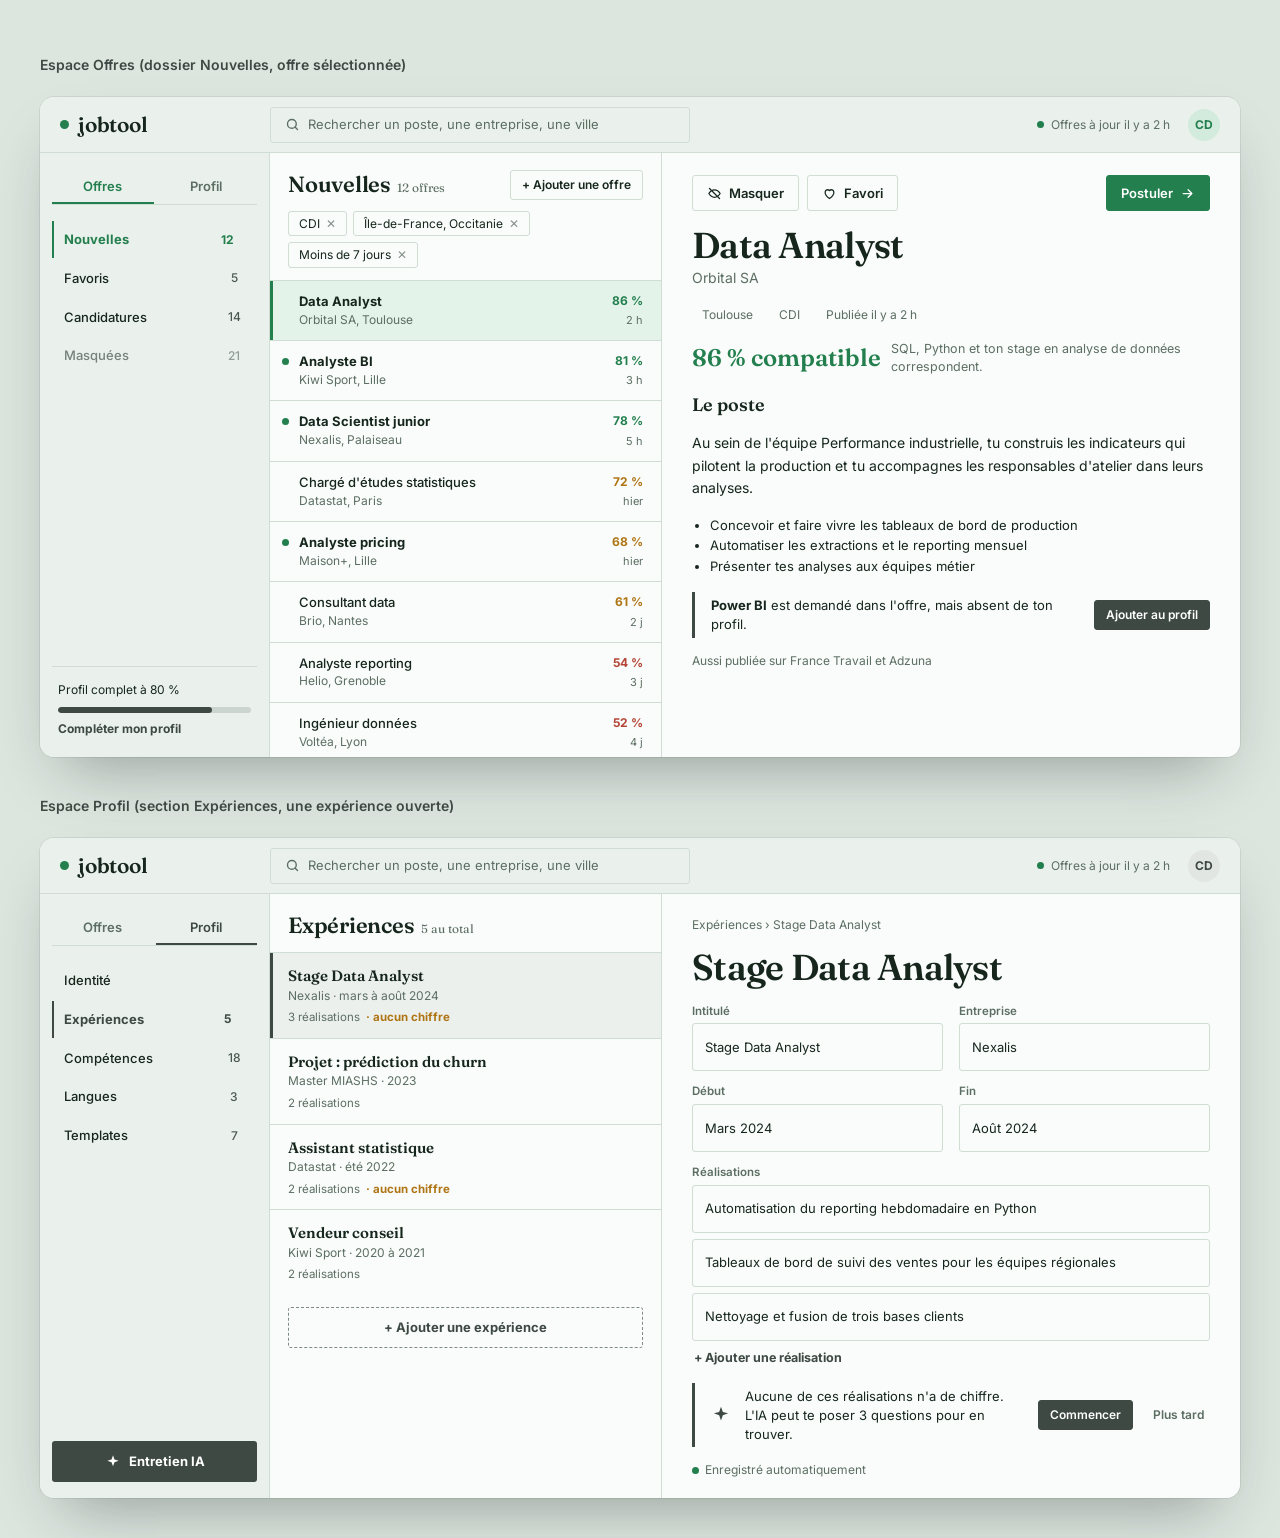
<file: docs/design/maquette_reference_carnet.html>
<!doctype html>
<html lang="fr"><head><meta charset="utf-8">
<title>jobtool : maquette de référence (Carnet, Papier vert, Fraunces + Inter)</title>
<link rel="preconnect" href="https://fonts.googleapis.com">
<link rel="stylesheet" href="https://fonts.googleapis.com/css2?family=Fraunces:opsz,wght@9..144,400;9..144,600&family=Inter:wght@400;500;600;700&display=swap">
<style>
:root, .th-papier {
  --bg: #EAF1EC;
  --surface: #F9FCFA;
  --side: #EAF1EC;
  --side-ink: #16261D;
  --side-active: #F9FCFA;
  --ink: #16261D;
  --muted: #5C6E63;
  --line: #CFDDD3;
  --acc: #237F4E;
  --acc-ink: #FFFFFF;
  --acc-tint: #D2EBDC;
  --acc2: #3E4944;
  --acc2-ink: #FFFFFF;
  --acc2-tint: #E1E6E3;
  --gauge: #3E4944;
  --good: #237F4E;
  --mid: #AF7414;
  --low: #B44536;
  --serif: 'Fraunces', Georgia, serif;
  --sans: 'Inter', Arial, sans-serif;
}
body { margin: 0; padding: 40px; background: #DDE5DF; font-family: var(--sans); display: flex; flex-direction: column; gap: 24px; align-items: center; }
h2.label { font: 600 14px var(--sans); color: #3E4944; margin: 16px 0 0; width: 1200px; }
/* ---------- application ---------- */
.app{--a:var(--acc);--a-ink:var(--acc-ink);--a-tint:var(--acc-tint);width:1200px;height:660px;display:grid;grid-template-columns:230px 1fr;grid-template-rows:56px minmax(0,1fr);background:var(--bg);color:var(--ink);font-size:13px;line-height:1.45;overflow:hidden;border-radius:14px;box-shadow:0 30px 60px -24px rgba(20,35,28,.38),0 0 0 1px rgba(20,35,28,.08)}
.app.space-p{--a:var(--acc2);--a-ink:var(--acc2-ink);--a-tint:var(--acc2-tint)}
.top{grid-column:1/-1;display:flex;align-items:center;gap:18px;padding:0 20px;background:var(--surface);border-bottom:1px solid var(--line)}
.logo{font-weight:700;font-size:16px;display:flex;align-items:center;gap:9px;width:192px;letter-spacing:-.01em}
.logo-mark{width:20px;height:20px;border-radius:7px;background:var(--acc);flex:none}
.search{width:390px;display:flex;align-items:center;gap:8px;height:34px;padding:0 14px;border-radius:10px;background:var(--bg);color:var(--muted);border:1px solid var(--line)}
.search svg{width:15px;height:15px;flex:none}
.status{margin-left:auto;color:var(--muted);font-size:12px;display:flex;align-items:center;gap:7px}
.status i{width:7px;height:7px;border-radius:50%;background:var(--good);display:block}
.avatar{width:32px;height:32px;border-radius:50%;background:var(--a-tint);color:var(--a);display:grid;place-items:center;font-weight:700;font-size:12px;flex:none}
.side{background:var(--side);color:var(--side-ink);padding:16px 12px;display:flex;flex-direction:column;gap:2px;border-right:1px solid var(--line);min-height:0}
.switch{display:flex;padding:4px;border-radius:10px;background:color-mix(in srgb,var(--side-ink) 9%,transparent);margin-bottom:14px;gap:2px}
.seg{flex:1;text-align:center;padding:7px 0;border-radius:7px;font-weight:600;color:color-mix(in srgb,var(--side-ink) 62%,transparent)}
.seg.on{background:var(--a);color:var(--a-ink)}
.nav{display:flex;justify-content:space-between;align-items:center;padding:9px 12px;border-radius:8px;font-weight:500}
.nav.active{background:var(--side-active);font-weight:700}
.count{font-size:12px;opacity:.75;min-width:22px;text-align:center}
.nav.active .count{background:var(--a);color:var(--a-ink);opacity:1;border-radius:9px;padding:0 7px;font-weight:700}
.nav.dim{opacity:.55}
.grow{flex:1}
.gauge{padding:12px 13px;border-radius:10px;background:var(--side-active);font-size:12px}
.g-bar{height:6px;border-radius:3px;background:color-mix(in srgb,var(--side-ink) 14%,transparent);overflow:hidden;margin:8px 0 7px}
.g-bar i{display:block;height:100%;width:80%;background:var(--gauge);border-radius:3px}
.g-link{font-weight:700;color:var(--gauge)}
.ia{display:flex;align-items:center;justify-content:center;gap:8px;padding:11px;border-radius:10px;background:var(--acc2);color:var(--acc2-ink);font-weight:700}
.ia svg{width:16px;height:16px}
.main{display:grid;grid-template-columns:392px minmax(0,1fr);min-height:0;min-width:0}
.list{background:var(--surface);border-right:1px solid var(--line);display:flex;flex-direction:column;min-height:0;overflow:hidden}
.list-head{display:flex;align-items:center;justify-content:space-between;padding:16px 18px 10px}
.lh-title{font-size:17px;font-weight:700;letter-spacing:-.01em}
.lh-sub{color:var(--muted);font-size:12px;font-weight:400;margin-left:6px;letter-spacing:0}
.chips{display:flex;gap:6px;padding:0 18px 12px;flex-wrap:wrap}
.chip{padding:3px 10px;border-radius:12px;background:var(--bg);border:1px solid var(--line);font-size:12px;display:inline-flex;gap:6px;align-items:center}
.chip s{text-decoration:none;opacity:.5}
.row{display:flex;gap:10px;align-items:flex-start;padding:11px 18px 11px 12px;border-top:1px solid var(--line)}
.row .dot{width:7px;height:7px;border-radius:50%;margin-top:6px;flex:none}
.row.unread .dot{background:var(--a)}
.r-main{flex:1;min-width:0}
.r-title{font-weight:500;white-space:nowrap;overflow:hidden;text-overflow:ellipsis}
.row.unread .r-title,.row.sel .r-title{font-weight:700}
.r-sub{color:var(--muted);font-size:12px}
.r-side{display:flex;flex-direction:column;align-items:flex-end;gap:4px}
.r-date{font-size:11px;color:var(--muted)}
.row.sel{background:var(--a-tint)}
.score{font-weight:700;font-size:12px;padding:2px 8px;border-radius:10px;color:var(--sc);background:color-mix(in srgb,var(--sc) 15%,var(--surface));white-space:nowrap}
.good{--sc:var(--good)}.mid{--sc:var(--mid)}.low{--sc:var(--low)}
.detail{background:var(--surface);padding:22px 30px;display:flex;flex-direction:column;gap:14px;min-width:0;overflow:hidden}
.actions{display:flex;gap:8px;align-items:center}
.btn{display:inline-flex;align-items:center;gap:7px;height:34px;padding:0 14px;border-radius:9px;font-weight:600;border:1px solid var(--line);background:var(--surface);color:var(--ink);white-space:nowrap}
.btn svg{width:15px;height:15px}
.btn.primary{background:var(--a);color:var(--a-ink);border-color:var(--a)}
.btn.p2{background:var(--acc2);color:var(--acc2-ink);border-color:var(--acc2)}
.btn.sm{height:28px;padding:0 11px;font-size:12px}
.btn.link{border:none;background:none;color:var(--muted);padding:0 6px}
kbd{display:none}
.d-head{display:flex;gap:16px;align-items:center}
.ring{display:none}
.d-title{font-size:25px;font-weight:800;line-height:1.15;margin:0;letter-spacing:-.015em}
.d-company{color:var(--muted);font-size:14px;margin-top:2px}
.tags{display:flex;gap:6px}
.tag{padding:3px 10px;border-radius:12px;background:var(--bg);font-size:12px;color:var(--muted)}
.match{display:flex;gap:10px;align-items:center}
.score.big{font-size:13px;padding:4px 10px}
.why{color:var(--muted);font-size:12.5px}
.d-h2{font-size:14px;font-weight:700;margin:2px 0 0}
.detail p{margin:0;max-width:64ch}
.detail ul{margin:0;padding-left:18px;max-width:64ch}
.detail li{margin:2px 0}
.bridge{display:flex;align-items:center;gap:14px;justify-content:space-between;padding:12px 14px;border-radius:10px;background:var(--acc2-tint);color:var(--ink);max-width:640px}
.sources{color:var(--muted);font-size:12px}
/* profil */
.xcard{padding:12px 18px;border-top:1px solid var(--line)}
.xcard.sel{background:var(--a-tint)}
.x-title{font-weight:700}
.x-sub{color:var(--muted);font-size:12px}
.x-meta{font-size:11.5px;color:var(--muted);margin-top:5px;display:flex;gap:6px;align-items:center}
.x-meta .warn{color:var(--mid);font-weight:700}
.add-row{margin:12px 18px;padding:10px;border:1px dashed color-mix(in srgb,var(--a) 55%,var(--line));color:var(--a);font-weight:700;text-align:center;border-radius:10px}
.crumb{font-size:12px;color:var(--muted)}
.form{display:grid;grid-template-columns:1fr 1fr;gap:12px 16px;max-width:660px}
.field label{display:block;font-size:11.5px;color:var(--muted);margin-bottom:4px;font-weight:600}
.input{min-height:34px;display:flex;align-items:center;padding:6px 12px;border:1px solid var(--line);border-radius:8px;background:var(--surface)}
.field.full{grid-column:1/-1}
.real{display:flex;flex-direction:column;gap:6px}
.addl{color:var(--a);font-weight:700;font-size:12.5px;padding:2px 2px}
.suggest{display:flex;gap:14px;align-items:center;padding:14px 16px;border-radius:10px;background:var(--acc2-tint);max-width:660px}
.suggest .s-text{flex:1}
.suggest svg{width:20px;height:20px;color:var(--acc2);flex:none}
.saved{font-size:12px;color:var(--muted);display:flex;align-items:center;gap:6px;margin-top:auto}
.saved i{width:7px;height:7px;border-radius:50%;background:var(--good);display:block}


/* ---------- CARNET ---------- */
.st-carnet{font-family:Inter}
.st-carnet .logo,.st-carnet .d-title,.st-carnet .lh-title,.st-carnet .d-h2,.st-carnet .score.big,.st-carnet .x-title{font-family:Fraunces}
.st-carnet .logo{font-weight:600;font-size:21px}
.st-carnet .logo-mark{width:9px;height:9px;border-radius:50%}
.st-carnet .top,.st-carnet .side{background:var(--bg);color:var(--ink)}
.st-carnet .g-bar i{background:var(--acc2)}.st-carnet .g-link{color:var(--acc2)}
.st-carnet .ia{background:var(--acc2)}
.st-carnet .btn,.st-carnet .chip,.st-carnet .tag,.st-carnet .search,.st-carnet .nav,.st-carnet .input,.st-carnet .score,.st-carnet .add-row{border-radius:3px}
.st-carnet .switch{background:none;padding:0;border-bottom:1px solid var(--line);border-radius:0}
.st-carnet .seg{border-radius:0;color:var(--muted);padding:8px 0}
.st-carnet .seg.on{background:none;color:var(--a);box-shadow:inset 0 -2px 0 var(--a)}
.st-carnet .nav.active{background:none;box-shadow:inset 2px 0 0 var(--a);border-radius:0;color:var(--a)}
.st-carnet .nav.active .count{background:none;color:var(--a)}
.st-carnet .row.sel,.st-carnet .xcard.sel{background:color-mix(in srgb,var(--a-tint) 55%,var(--surface));box-shadow:inset 3px 0 0 var(--a)}
.st-carnet .d-title{font-size:36px;font-weight:600;letter-spacing:-.02em}
.st-carnet .lh-title{font-size:22px;font-weight:600}
.st-carnet .d-h2{font-size:18px;font-weight:600}
.st-carnet .x-title{font-weight:600;font-size:15px}
.st-carnet .score{background:none;padding:0}
.st-carnet .score.big{font-size:24px;font-weight:600}
.st-carnet .chip,.st-carnet .tag{background:none}
.st-carnet .bridge,.st-carnet .suggest{background:none;border-left:3px solid var(--acc2);border-radius:0;padding:4px 0 4px 16px}
.st-carnet .gauge{background:none;border-top:1px solid var(--line);border-radius:0;padding:14px 6px 4px}
.st-carnet .detail p{font-size:14px;line-height:1.6}
.st-carnet .ia{border-radius:3px}


.st-carnet{font-family:var(--sans)}
.st-carnet .logo,.st-carnet .d-title,.st-carnet .lh-title,.st-carnet .d-h2,.st-carnet .score.big,.st-carnet .x-title{font-family:var(--serif);font-weight:600}

</style></head><body>
<!-- Maquette statique de référence. Contenus fictifs. Ce n'est pas du code de production :
     la structure et les styles servent de cible visuelle pour l'implémentation. -->
<h2 class="label">Espace Offres (dossier Nouvelles, offre sélectionnée)</h2>
<div class="app st-carnet th-papier"><div class="top"><div class="logo"><span class="logo-mark"></span>jobtool</div>
<div class="search"><svg viewBox="0 0 24 24" fill="none" stroke="currentColor" stroke-width="2.2" stroke-linecap="round"><circle cx="11" cy="11" r="7"/><path d="M20 20l-4-4"/></svg>Rechercher un poste, une entreprise, une ville</div>
<div class="status"><i></i>Offres à jour il y a 2 h</div><div class="avatar">CD</div></div><div class="side"><div class="switch"><span class="seg on">Offres</span><span class="seg">Profil</span></div><div class="nav active"><span>Nouvelles</span><span class="count num">12</span></div><div class="nav "><span>Favoris</span><span class="count num">5</span></div><div class="nav "><span>Candidatures</span><span class="count num">14</span></div><div class="nav dim"><span>Masquées</span><span class="count num">21</span></div>
<div class="grow"></div><div class="gauge">Profil complet à 80 %<div class="g-bar"><i></i></div><div class="g-link">Compléter mon profil</div></div></div>
<div class="main"><div class="list"><div class="list-head"><div class="lh-title">Nouvelles<span class="lh-sub">12 offres</span></div><span class="btn sm">+ Ajouter une offre</span></div>
<div class="chips"><span class="chip">CDI <s>✕</s></span><span class="chip">Île-de-France, Occitanie <s>✕</s></span><span class="chip">Moins de 7 jours <s>✕</s></span></div><div class="row sel"><span class="dot"></span><div class="r-main"><div class="r-title">Data Analyst</div><div class="r-sub">Orbital SA, Toulouse</div></div>
<div class="r-side"><span class="score good num">86 %</span><span class="r-date num">2 h</span></div></div><div class="row unread"><span class="dot"></span><div class="r-main"><div class="r-title">Analyste BI</div><div class="r-sub">Kiwi Sport, Lille</div></div>
<div class="r-side"><span class="score good num">81 %</span><span class="r-date num">3 h</span></div></div><div class="row unread"><span class="dot"></span><div class="r-main"><div class="r-title">Data Scientist junior</div><div class="r-sub">Nexalis, Palaiseau</div></div>
<div class="r-side"><span class="score good num">78 %</span><span class="r-date num">5 h</span></div></div><div class="row "><span class="dot"></span><div class="r-main"><div class="r-title">Chargé d'études statistiques</div><div class="r-sub">Datastat, Paris</div></div>
<div class="r-side"><span class="score mid num">72 %</span><span class="r-date num">hier</span></div></div><div class="row unread"><span class="dot"></span><div class="r-main"><div class="r-title">Analyste pricing</div><div class="r-sub">Maison+, Lille</div></div>
<div class="r-side"><span class="score mid num">68 %</span><span class="r-date num">hier</span></div></div><div class="row "><span class="dot"></span><div class="r-main"><div class="r-title">Consultant data</div><div class="r-sub">Brio, Nantes</div></div>
<div class="r-side"><span class="score mid num">61 %</span><span class="r-date num">2 j</span></div></div><div class="row "><span class="dot"></span><div class="r-main"><div class="r-title">Analyste reporting</div><div class="r-sub">Helio, Grenoble</div></div>
<div class="r-side"><span class="score low num">54 %</span><span class="r-date num">3 j</span></div></div><div class="row "><span class="dot"></span><div class="r-main"><div class="r-title">Ingénieur données</div><div class="r-sub">Voltéa, Lyon</div></div>
<div class="r-side"><span class="score low num">52 %</span><span class="r-date num">4 j</span></div></div></div>
<div class="detail"><div class="actions"><span class="btn"><svg viewBox="0 0 24 24" fill="none" stroke="currentColor" stroke-width="2" stroke-linecap="round"><path d="M3 12s3.5-6 9-6 9 6 9 6-3.5 6-9 6-9-6-9-6z"/><path d="M4 4l16 16"/></svg>Masquer<kbd>H</kbd></span><span class="btn"><svg viewBox="0 0 24 24" fill="none" stroke="currentColor" stroke-width="2" stroke-linejoin="round"><path d="M12 20s-7-4.4-7-10a4 4 0 0 1 7-2.6A4 4 0 0 1 19 10c0 5.6-7 10-7 10z"/></svg>Favori<kbd>F</kbd></span><div class="grow"></div><span class="btn primary">Postuler<kbd>P</kbd><svg viewBox="0 0 24 24" fill="none" stroke="currentColor" stroke-width="2" stroke-linecap="round" stroke-linejoin="round"><path d="M5 12h14M13 6l6 6-6 6"/></svg></span></div>
<div class="d-head"><div class="ring good" style="--v:86"><span class="num">86</span></div><div><h1 class="d-title">Data Analyst</h1><div class="d-company">Orbital SA</div></div></div>
<div class="tags"><span class="tag">Toulouse</span><span class="tag">CDI</span><span class="tag">Publiée il y a 2 h</span></div>
<div class="match"><span class="score big good num">86 % compatible</span><span class="why">SQL, Python et ton stage en analyse de données correspondent.</span></div>
<h2 class="d-h2">Le poste</h2>
<p>Au sein de l'équipe Performance industrielle, tu construis les indicateurs qui pilotent la production et tu accompagnes les responsables d'atelier dans leurs analyses.</p>
<ul><li>Concevoir et faire vivre les tableaux de bord de production</li><li>Automatiser les extractions et le reporting mensuel</li><li>Présenter tes analyses aux équipes métier</li></ul>
<div class="bridge"><div><b>Power BI</b> est demandé dans l'offre, mais absent de ton profil.</div><span class="btn p2 sm">Ajouter au profil</span></div>
<div class="sources">Aussi publiée sur France Travail et Adzuna</div></div></div></div>
<h2 class="label">Espace Profil (section Expériences, une expérience ouverte)</h2>
<div class="app space-p st-carnet th-papier"><div class="top"><div class="logo"><span class="logo-mark"></span>jobtool</div>
<div class="search"><svg viewBox="0 0 24 24" fill="none" stroke="currentColor" stroke-width="2.2" stroke-linecap="round"><circle cx="11" cy="11" r="7"/><path d="M20 20l-4-4"/></svg>Rechercher un poste, une entreprise, une ville</div>
<div class="status"><i></i>Offres à jour il y a 2 h</div><div class="avatar">CD</div></div><div class="side"><div class="switch"><span class="seg">Offres</span><span class="seg on">Profil</span></div><div class="nav "><span>Identité</span><span class="count num"></span></div><div class="nav active"><span>Expériences</span><span class="count num">5</span></div><div class="nav "><span>Compétences</span><span class="count num">18</span></div><div class="nav "><span>Langues</span><span class="count num">3</span></div><div class="nav "><span>Templates</span><span class="count num">7</span></div>
<div class="grow"></div><div class="ia"><svg viewBox="0 0 24 24" fill="currentColor"><path d="M12 2l2.2 6.3L20.5 10l-6.3 2.2L12 18.5l-2.2-6.3L3.5 10l6.3-1.7z"/></svg>Entretien IA</div></div>
<div class="main"><div class="list"><div class="list-head"><div class="lh-title">Expériences<span class="lh-sub">5 au total</span></div></div><div class="xcard sel"><div class="x-title">Stage Data Analyst</div><div class="x-sub">Nexalis · mars à août 2024</div>
<div class="x-meta">3 réalisations <span class="warn">· aucun chiffre</span></div></div><div class="xcard "><div class="x-title">Projet : prédiction du churn</div><div class="x-sub">Master MIASHS · 2023</div>
<div class="x-meta">2 réalisations</div></div><div class="xcard "><div class="x-title">Assistant statistique</div><div class="x-sub">Datastat · été 2022</div>
<div class="x-meta">2 réalisations <span class="warn">· aucun chiffre</span></div></div><div class="xcard "><div class="x-title">Vendeur conseil</div><div class="x-sub">Kiwi Sport · 2020 à 2021</div>
<div class="x-meta">2 réalisations</div></div>
<div class="add-row">+ Ajouter une expérience</div></div>
<div class="detail"><div class="crumb">Expériences › Stage Data Analyst</div><h1 class="d-title">Stage Data Analyst</h1>
<div class="form"><div class="field"><label>Intitulé</label><div class="input">Stage Data Analyst</div></div>
<div class="field"><label>Entreprise</label><div class="input">Nexalis</div></div>
<div class="field"><label>Début</label><div class="input">Mars 2024</div></div>
<div class="field"><label>Fin</label><div class="input">Août 2024</div></div>
<div class="field full"><label>Réalisations</label><div class="real">
<div class="input">Automatisation du reporting hebdomadaire en Python</div>
<div class="input">Tableaux de bord de suivi des ventes pour les équipes régionales</div>
<div class="input">Nettoyage et fusion de trois bases clients</div>
<div class="addl">+ Ajouter une réalisation</div></div></div></div>
<div class="suggest"><svg viewBox="0 0 24 24" fill="currentColor"><path d="M12 2l2.2 6.3L20.5 10l-6.3 2.2L12 18.5l-2.2-6.3L3.5 10l6.3-1.7z"/></svg><div class="s-text">Aucune de ces réalisations n'a de chiffre. L'IA peut te poser 3 questions pour en trouver.</div><span class="btn p2 sm">Commencer</span><span class="btn link sm">Plus tard</span></div>
<div class="saved"><i></i>Enregistré automatiquement</div></div></div></div>
</body></html>
</file>
